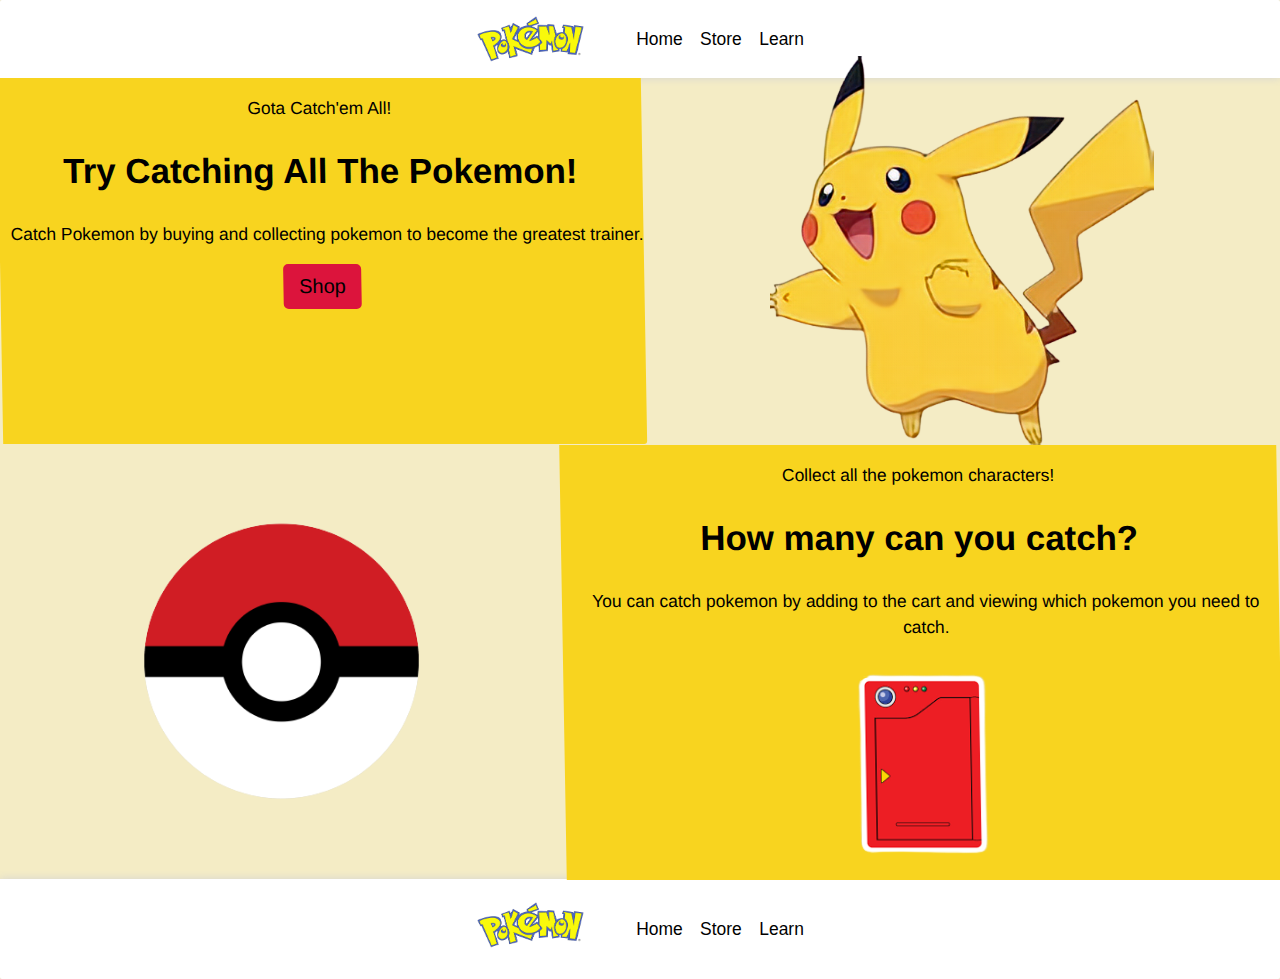
<file: index.html>
<!DOCTYPE html>
<html lang="en">
    <head>
        <meta charset="UTF-8">
        <meta name="viewport" content="width=device-width, initial-scale=1.0">
        <title>Pokemon Store</title>
        <link rel="stylesheet" href="styles.css"> 
    </head>
    <body>
        <header class="page-nav">
            <img src="./images/logo.png" alt="pokemon logo">
            <nav class="navigation">
                <ul>
                    <li><a href="./index.html">Home</a></li>
                    <li><a href="./store.html">Store</a></li>
                    <li><a href="learn.html">Learn</a></li>
                </ul>
            </nav>
        </header>
        <main>
            <!-- Image 2-->
            <div class="main__container main--pokemon animate--start">
                <div class="main__item main__item--left">
                  <div class="main__content">
                    <p class="text--sub">Gota Catch'em All!</p>
                    <h1 class="text--big">Try Catching <span>All The Pokemon!</span></h1>
                    <p class="text--normal">Catch Pokemon by buying and collecting pokemon to become the greatest trainer.</p>
                    <button><a class="store-link" href="./store.html">Shop</a></button>
                  </div>
                </div>
                <div class="main__item main__item--right"></div>
                <img class="pokemon__img" src="./images/background.png" >
            </div>
            <!------------------------------->
            <div class="main__container main--pokemon animate--start">
                <div class="main__item main__item--right"></div>
                <img class="second__img" src="./images/game.png" />
                <div class="main__item main__item--left">
                    <div class="main__content">
                      <p class="text--sub">Collect all the pokemon characters!</p>
                      <h1 class="text--big">How many can you catch?</h1>
                      <p class="text--normal">You can catch pokemon by adding to the cart and viewing which pokemon you need to catch.</p>
                      <img class="pokedex__img" src="./images/pokedex-background.png" >
                    </div>
                  </div>
            </div>
            <!--Image 3-->
        </main>
        <!--Footer-->
        <footer class="footer-nav">
            <h3 class="footer-header"><img src="./images/logo.png"></h3>
            <nav>
                <ul>
                    <li><a href="./index.html">Home</a></li>
                    <li><a href="./store.html">Store</a></li>
                    <li><a href="learn.html">Learn</a></li>
                </ul>
            </nav>
        </footer>
        <script src="scripts.js" type="module"></script>
    </body>
</html>
</file>
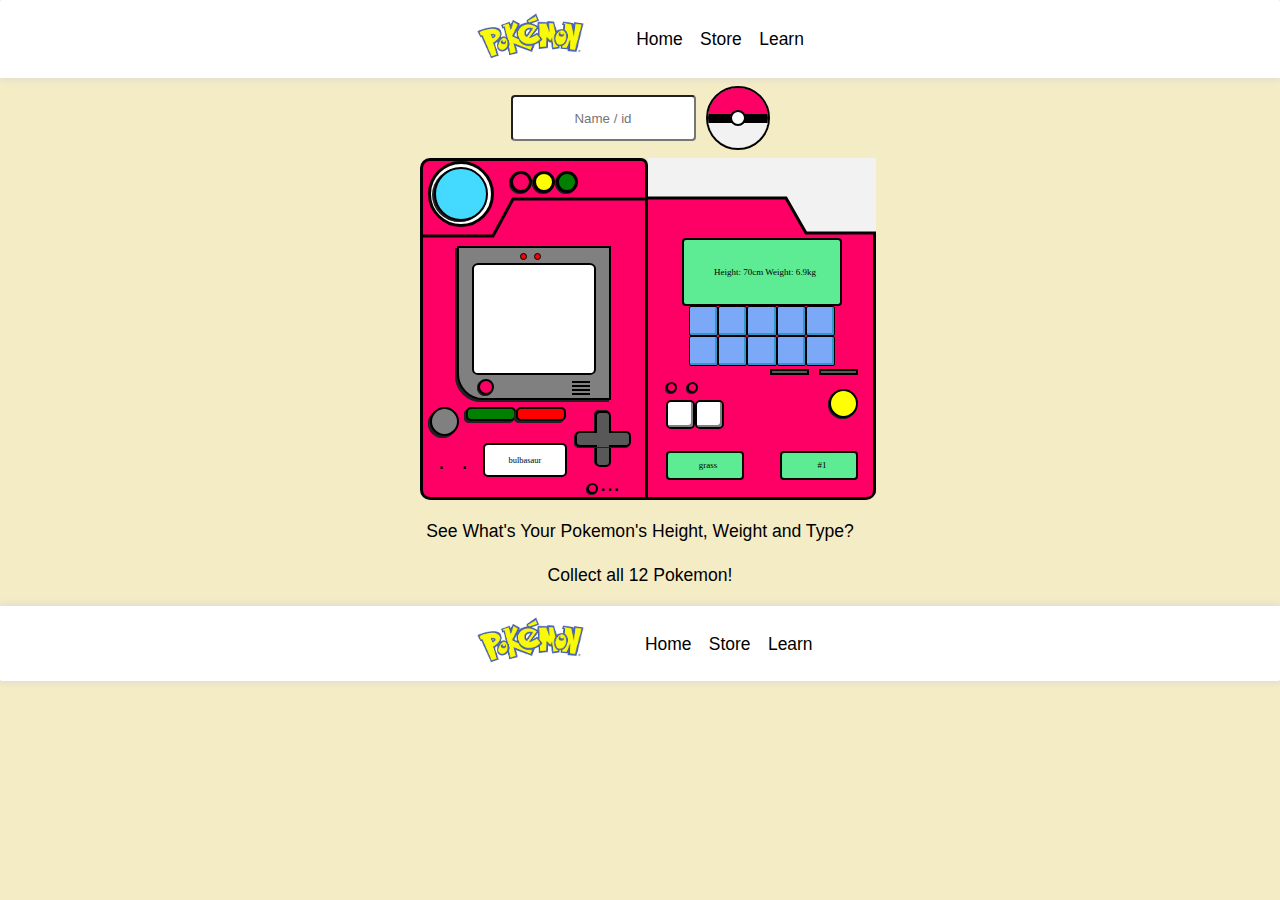
<file: learn.html>
<!DOCTYPE html>
<html lang="en">
<head>
    <meta charset="UTF-8">
    <meta name="viewport" content="width=device-width, initial-scale=1.0">
    <title>Pokemon Shop</title>
    <link rel="stylesheet" href="styles.css">
</head>
<body>
    <header class="page-nav">
        <a href="index.html"><img src="./images/logo.png"></a>
        <nav class="navigation">
            <ul>
                <li><a href="./index.html">Home</a></li>
                <li><a href="./store.html">Store</a></li>
                <li><a href="./cart.html">Learn</a></li>
            </ul>
        </nav>
    </header>
    <!--Main Content-->
    <body> 
        <div class="search-container">
          <input id="name-input" type="text" placeholder="Name / id" />
    
          <div id="search-btn" class="ball-container">
            <div class="upper-half-ball"></div>
            <div class="bottom-half-ball"></div>
            <div class="center-ball"></div>
            <div class="center-line"></div>
          </div>
        </div>
    
        <div id="pokedex">
          <!-- Left Panel -->
          <div id="left-panel">
            <!-- Top lights -->
            <div class="left-top-container">
              <svg height="100" width="225" class="left-svg">
                <polyline
                  points="0,75 70,75 90,38 224,38"
                  style="fill: none; stroke: black; stroke-width: 3"
                />
              </svg>
              <div class="lights-container">
                <div class="big-light-boarder">
                  <div class="big-light blue">
                    <div class="big-dot light-blue"></div>
                  </div>
                </div>
                <div class="small-lights-container">
                  <div class="small-light red">
                    <div class="dot light-red"></div>
                  </div>
                  <div class="small-light yellow">
                    <div class="dot light-yellow"></div>
                  </div>
                  <div class="small-light green">
                    <div class="dot light-green"></div>
                  </div>
                </div>
              </div>
            </div>
            <!-- Center Screen -->
            <div class="screen-container">
              <div class="screen">
                <div class="top-screen-lights">
                  <div class="mini-light red"></div>
                  <div class="mini-light red"></div>
                </div>
                <div id="main-screen"></div>
                <div class="bottom-screen-lights">
                  <div class="small-light red">
                    <div class="dot light-red"></div>
                  </div>
                  <div class="burger">
                    <div class="line"></div>
                    <div class="line"></div>
                    <div class="line"></div>
                    <div class="line"></div>
                  </div>
                </div>
              </div>
            </div>
            <!-- Bottom Buttons -->
            <div class="buttons-container">
              <div class="upper-buttons-container">
                <div class="big-button"></div>
                <div class="long-buttons-container">
                  <div class="long-button red"></div>
                  <div class="long-button light-blue"></div>
                </div>
              </div>
              <div class="nav-buttons-container">
                <div class="dots-container">
                  <div>.</div>
                  <div>.</div>
                </div>
                <div class="green-screen">
                  <span id="name-screen">bulbasaur</span>
                </div>
                <div class="right-nav-container">
                  <div class="nav-button">
                    <div class="nav-center-circle"></div>
                    <div class="nav-button-vertical"></div>
                    <div class="nav-button-horizontal">
                      <div class="border-top"></div>
                      <div class="border-bottom"></div>
                    </div>
                  </div>
                  <div class="bottom-right-nav-container">
                    <div class="small-light red">
                      <div class="dot light-red"></div>
                    </div>
                    <div class="dots-container">
                      <div class="black-dot">.</div>
                      <div class="black-dot">.</div>
                      <div class="black-dot">.</div>
                    </div>
                  </div>
                </div>
              </div>
            </div>
          </div>
          <!-- End of Left panel -->
    
          <!-- Right-panel -->
          <div id="right-panel">
            <!-- Blank container -->
            <div class="empty-container">
              <svg height="100%" width="100%">
                <polyline
                  points="0,0 0,40 138,40 158,75 250,75 250,0 0,0"
                  style="fill: #f2f2f2; stroke: none; stroke-width: 3"
                />
                <polyline
                  points="0,40 138,40 158,75 250,75"
                  style="fill: none; stroke: black; stroke-width: 3"
                />
              </svg>
            </div>
            <!-- Top screen -->
            <div class="top-screen-container">
              <div id="about-screen" class="right-panel-screen">
                Height: 70cm Weight: 6.9kg
              </div>
            </div>
            <!-- Blue Buttons -->
            <div class="square-buttons-container">
              <div class="blue-squares-container">
                <div class="blue-square"></div>
                <div class="blue-square"></div>
                <div class="blue-square"></div>
                <div class="blue-square"></div>
                <div class="blue-square"></div>
                <div class="blue-square"></div>
                <div class="blue-square"></div>
                <div class="blue-square"></div>
                <div class="blue-square"></div>
                <div class="blue-square"></div>
              </div>
            </div>
            <!-- Center Buttons -->
            <div class="center-buttons-container">
              <div class="center-left-container">
                <div class="small-reds-container">
                  <div class="small-light red">
                    <div class="dot light-red"></div>
                  </div>
                  <div class="small-light red">
                    <div class="dot light-red"></div>
                  </div>
                </div>
                <div class="white-squares-container">
                  <div class="white-square"></div>
                  <div class="white-square"></div>
                </div>
              </div>
              <div class="center-right-container">
                <div class="thin-buttons-container">
                  <div class="thin-button"></div>
                  <div class="thin-button"></div>
                </div>
                <div class="yellow-button yellow">
                  <div class="big-dot light-yellow"></div>
                </div>
              </div>
            </div>
            <!-- Bottom screens -->
            <div class="bottom-screens-container">
              <div id="type-screen" class="right-panel-screen">grass</div>
              <div id="id-screen" class="right-panel-screen">#1</div>
            </div>
          </div>
        </div>
        <p class="desc">See What's Your Pokemon's Height, Weight and Type?</p>
        <p class="desc">Collect all 12 Pokemon!</p>
        <script src="scripts.js"></script>
      </body>
    <!--Footer-->
    <footer class="footer-nav">
      <a href="index.html"><img src="./images/logo.png"></a>
        <nav>
            <ul>
                <li><a href="./index.html">Home</a></li>
                <li><a href="./store.html">Store</a></li>
                <li><a href="./learn.html">Learn</a></li>
            </ul>
        </nav>
    </footer>
    <script src="pokemon.js"></script>
</body>
</html>
</file>
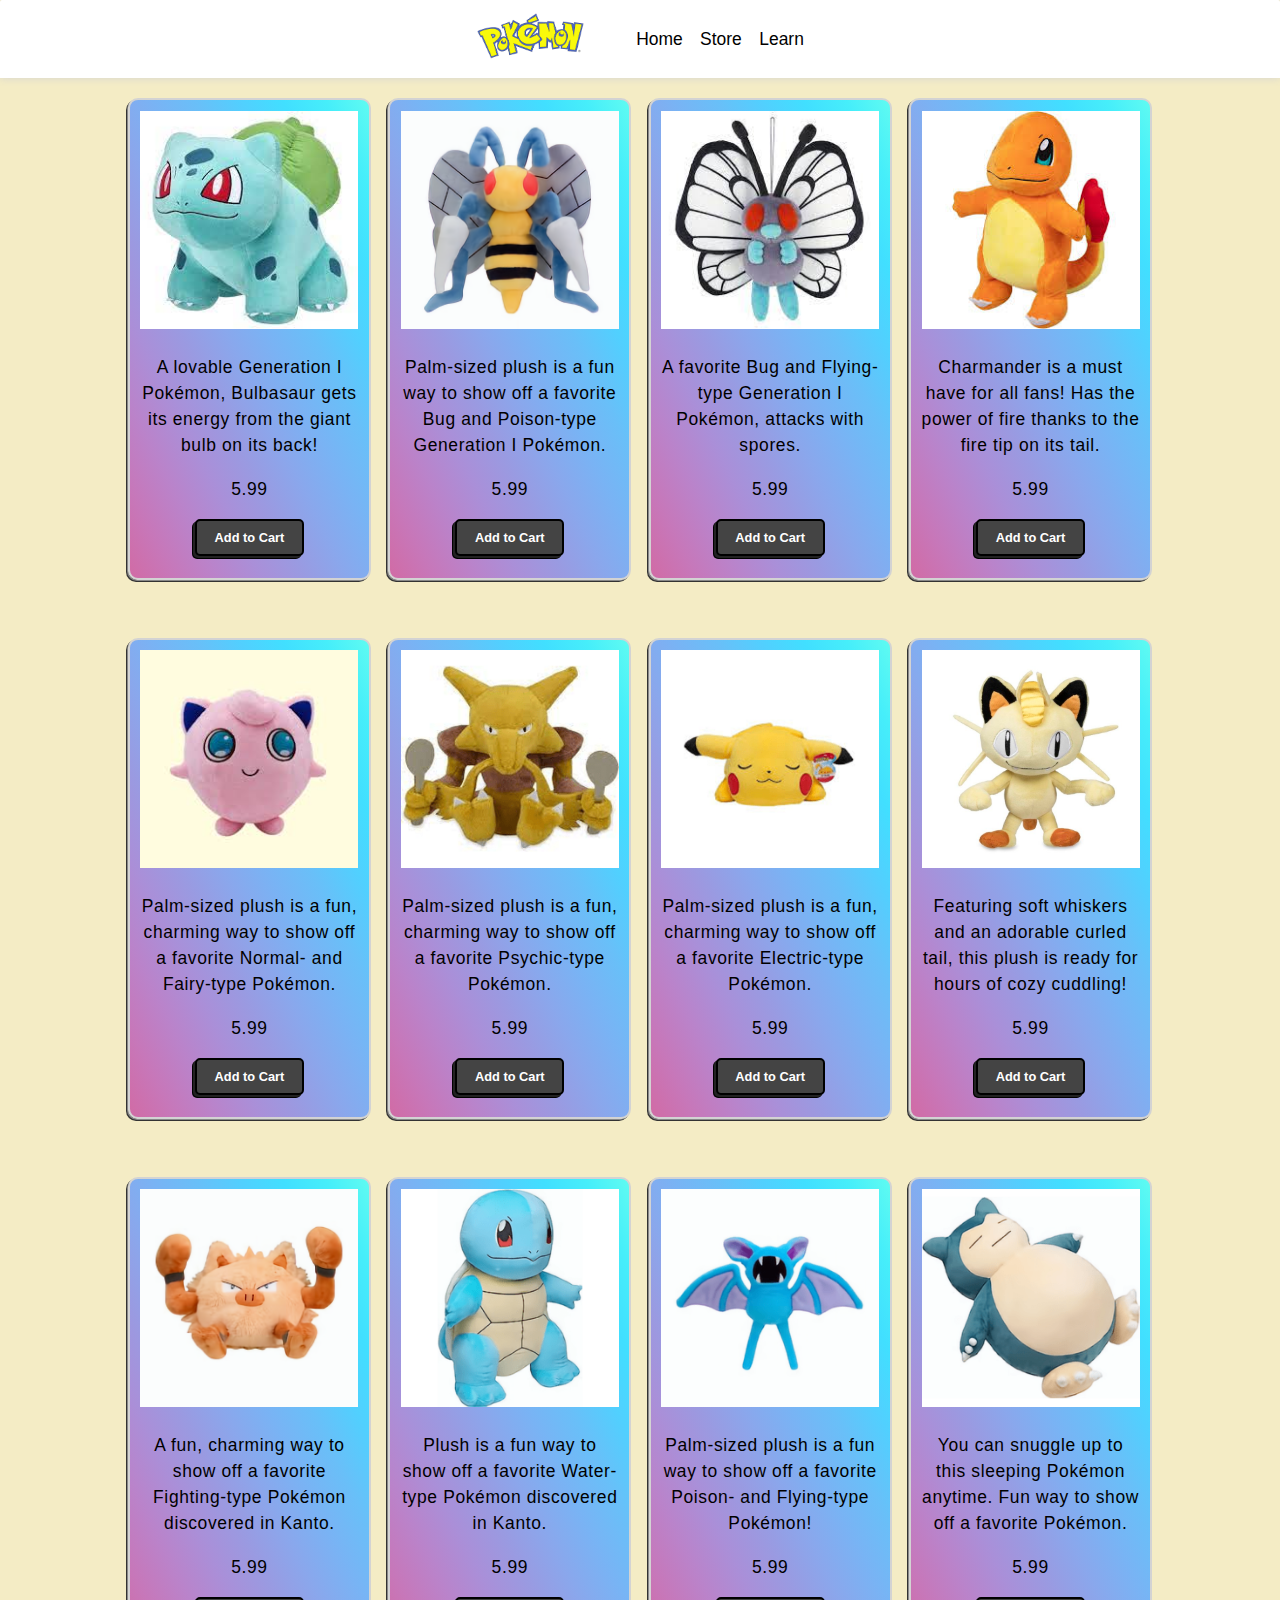
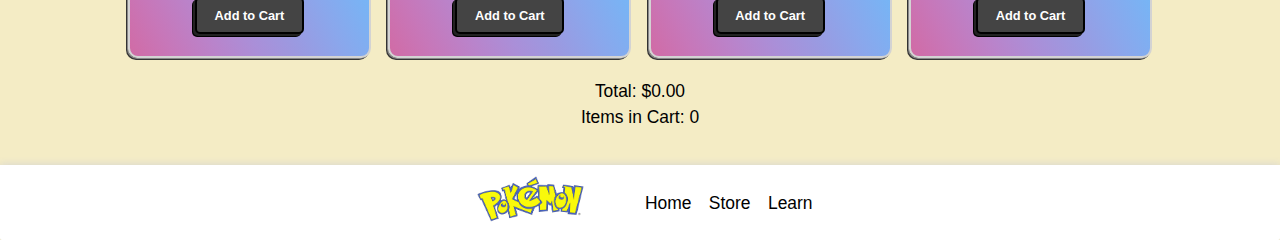
<file: store.html>
<!DOCTYPE html>
<html lang="en">
<head>
    <meta charset="UTF-8">
    <meta name="viewport" content="width=device-width, initial-scale=1.0">
    <title>Pokemon Store</title>
    <link rel="stylesheet" href="styles.css"> 
</head>
<body>
    <header class="page-nav">
        <a href="index.html"><img src="./images/logo.png"></a>
        <nav class="navigation">
            <ul>
                <li><a href="./index.html">Home</a></li>
                <li><a href="./store.html">Store</a></li>
                <li><a href="./learn.html">Learn</a></li>
            </ul>
        </nav>
    </header>
    <main>
        <div class="items" id="items">
            <!--Display pokemon here-->
        </div>
    </main>
    <form id="add-form">
        <!--<label>Name: <input id="item-name" type="text" placeholder="Item Name"></label>-->
        <!--<label>Price: <input id="item-price" type="number" step="0.01"></label>-->
        <!--<button type="submit">Add Item</button>-->
    </form>
    <!--Total-->
    <div class="cart-form">
        <div id="cart-total">
            <h4><!-- cart total --></h4>
        </div>
         <!--Display qty-->
         <div id="cart-qty">
            <!-- cart qty here -->
        </div>
        <!---Items-->
        <ul id="item-list">
            <!--Cart Items-->   
        </ul> 
    </div>
    <footer class="footer-nav">
        <a href="index.html"><img src="./images/logo.png"></a>
        <nav>
            <ul>
                <li><a href="./index.html">Home</a></li>
                <li><a href="./store.html">Store</a></li>
                <li><a href="./learn.html">Learn</a></li>
            </ul>
        </nav>
    </footer>
    <script src="scripts.js" type="module"></script>
</body>
</html>
</file>
<file: styles.css>
body {
   font-family: 'Carter One', sans-serif;
   font-size: 1.09rem;
   line-height: 1.5;
   margin: 0;
   padding: 0;
   box-sizing: border-box;
   background-color: #f4ecc5;
   overflow-x: hidden;
}

/*******************************/
/*Navigation Bar */
.page-nav {
   display: flex;
   flex-direction: row;
   justify-content: center; /* can center items */
   align-items: center;
   color: black;
   background-color: #fff;
   box-shadow: 0 0 9px 0 lightgray;
   border-top-right-radius: 2px;
   border-top-left-radius: 2px;
}

.navigation ul {
   display: flex;
   flex-direction: row;
   justify-content: space-between;
   list-style: none;
}

.navigation a {
   display: block;
   text-decoration: none;
   padding: 0.5em;
   color: black;
}

.navigation a:hover {
   text-decoration: underline;
}

img {
   width: 120px;
   height: 50px;
}

/*******************************/
/* Main Section, index.html */
/* Content below navbar*/
.main--pokemon .main__item--left {
	background: #f8d41f;
   border-bottom-right-radius: 3px;
   transform: skew(1deg);
}

.main--pokemon .flex__item--right {
	background: #f4ecc5;
   border-top-left-radius: 3px;
}

.flex__content {
	margin-left: 80px;
	width: 55%;
	opacity: 1;
}

/* Images below navbar */
.pokemon__img {
   margin: -22px auto -1px;
   width: 30%;
   height: 30%;
}

.second__img {
   width: 44%;
   height: auto;
   object-fit: contain;
}

.pokedex__img {
   width: 30%;
   height: 30%;
}

.main__container {
   display: flex;
   flex-direction: row;
   justify-content: space-between;
}

/* Text below heading */
.text--normal {
   text-align: center;
   margin-left: 11px;
}

/*******************************/
/* Shop Button Inside of the main tag */
main button {
   background-color: rgb(220,20,60);
   border: none;
   border-radius: 5px;
   font-size: 1.25rem;
}

/* main tag is parent element */
main {
   text-align: center;
}

main button:hover {
   background-color: rgb(238, 23, 66);
}

/* Anchor Tag */
.store-link {
   display: block;
   text-decoration: none;
   padding: 0.5em;
   color: black;
}

/*******************************/
/* Cart Form */
.cart-form {
   text-align: center;
}

.add-one {
   background-color: lightgreen;
   border: none;
   border-radius: 5px;
   font-size: 0.90rem;
}

.remove-one {
   background-color: red;
   border: none;
   border-radius: 5px;
}

/*******************************/
/* Footer */
.footer-nav {
   display: flex;
   flex-direction: row;
   justify-content: center; /* can center items */
   align-items: center;
   color: black;
   background-color: #fff;
   box-shadow: 0 0 8px 0 lightgray;
   border-bottom-left-radius: 2px;
   border-bottom-right-radius: 2px;
}

.footer-header {
   color: black;
}

.footer-nav ul {
   display: flex;
   flex-direction: row;
   justify-content: center;
   list-style: none;
}

.footer-nav a:hover {
   text-decoration: underline;
}

.footer-nav a {
   text-decoration: none;
   padding: 0.5em;
   color:black;
}

/*******************************/
/* Shopping Items */
.items {
   width: 80%;
   margin: auto;
   display: grid;
   grid-template-columns: repeat(4, 1fr);
   gap: 1em;
   scroll-behavior: smooth;
}

.items img {
   width: 100%;
   height: auto;
}

.item {
   border: 2px solid lightgrey;
   margin: 20px auto;
   border-radius: 10px;
   background-size: cover;
   padding: .60em;
   letter-spacing: 0.04rem;
   box-shadow: -1px 1px 0 #888, -2px 2px 0 #333;
   background-image: linear-gradient(to right top, #d16ba5, #c777b9, #ba83ca, #aa8fd8, #9a9ae1, #8aa7ec, #79b3f4, #69bff8, #52cffe, #41dfff, #46eefa, #5ffbf1);
}

.item img {
   max-width: 100%;
}

.item button {
   font-size: .80rem;
   background-color: rgb(220,20,60);
   border-radius: 5px;
   padding: 0.4em;
   margin-bottom: 12px;
   width: 50%;
   padding: 4%;
   border: 2px solid #000;
   font-weight: 600;
   color: #fff;
   background-color: #444;
   box-shadow: -2px 2px 0 #222, -3px 3px 0 #000;
}

#item-list {
   list-style: none;
}

/**********************/
/* Paragraph Tag below pokdex */
.desc {
   text-align: center;
   font-size: 1.1rem;
}

/**********************/
/* Pokedex Container Styling */
.container-box {
   width: 500px;
   height: 500px;
   margin: 20px auto;
   display: flex;
   justify-content: space-evenly;
   /* align-items: center; */
}

/* Pokeball styling */
 .ball-container {
   overflow: hidden;
   width: 60px;
   height: 60px;
   border: 2px solid black;
   border-radius: 50%;
   position: relative;
}

.upper-half-ball {
   position: absolute;
   width: 100%;
   height: 40%;
   background-color: #fe0065;
}

.bottom-half-ball {
   position: absolute;
   bottom: 0;
   width: 100%;
   height: 40%;
   background-color: #f2f2f2;
}

.center-ball {
   background-color: #fff;
   width: 20%;
   height: 20%;
   border: 2px solid black;
   border-radius: 50%;
   position: absolute;
   top: 50%;
   bottom: 50%;
   transform: translate(100%, -50%);
}   

.center-line {
   background-color: black;
   height: 100%;
   width: 100%;
}

/* Pokedex Styling */
.search-container {
   width: 100%;
   height: 80px;
   justify-self: center;
   align-self: center;
   display: flex;
   justify-content: center;
   align-items: center;
}
 
 /* poke-ball */
.ball-container {
   overflow: hidden;
   width: 60px;
   height: 60px;
   border: 2px solid black;
   border-radius: 50%;
   position: relative;
   animation: shake 1.5s ease-in infinite;
   animation-play-state: paused;
}
 
/* Causes pokeball to shake */
 @keyframes shake {
   0% {
     transform: rotate(5deg);
}
   5% {
     transform: rotate(-5deg);
}
   10% {
     transform: rotate(5deg);
}
   15% {
     transform: rotate(-5deg);
}
   20% {
     transform: rotate(5deg);
}
   25% {
     transform: rotate(0deg);
}
   100% {
     transform: rotate(0deg);
}
}
 
.ball-container:hover {
   cursor: pointer;
   animation-play-state: running;
}

.upper-half-ball {
   position: absolute;
   width: 100%;
   height: 42%;
   background-color: #fe0065;
}
 
.bottom-half-ball {
   position: absolute;
   bottom: 0;
   width: 100%;
   height: 42%;
   background-color: #f2f2f2;
}
 
.center-ball {
   background-color: white;
   width: 20%;
   height: 20%;
   border: 2px solid black;
   border-radius: 50%;
   position: absolute;
   top: 50%;
   left: 50%;
   transform: translate(-50%, -50%);
}
 
.center-line {
   background: black;
   height: 100%;
   width: 100%;
}
 
input {
   text-align: center;
   height: 40px;
   border-radius: 4px;
   margin-right: 10px;
}

/* poke-dex */
#pokedex {
   height: 342px;
   width: calc(228px * 2);
   display: flex;
   margin-left: 420px;
   margin-bottom: 12px;
   border-radius: 10px;
}
 
/* LEFT PANEL */
#left-panel {
   background-color: #fe0065;
   box-sizing: border-box;
   height: 100%;
   width: 50%;
   display: grid;
   grid-template-rows: 23% 50% 27%;
   border: solid black 3px;
   border-top-left-radius: 10px;
   border-bottom-left-radius: 10px;
   border-top-right-radius: 7px;
}

/* Top Lights */
.lights-container {
   position: relative;
   display: flex;
   justify-content: start;
   align-items: center;
}
 
.left-svg {
   position: absolute;
   z-index: 5px;
}
 
.big-light-boarder {
   display: flex;
   justify-content: center;
   align-items: center;
   margin-left: 5px;
   height: 60px;
   width: 60px;
   border: solid black;
   border-radius: 50%;
   background-color: white;
}
 
.big-light {
   height: 50px;
   width: 50px;
   border-radius: 50%;
   border: solid black;
   background-color: rgb(68, 218, 255);
   border: 2px solid black;
   background-color: rgb(68, 218, 255);
   box-shadow: -1px 1px 0 #222, -2px 1px 0 #222;
}

.big-dot {
   height: 15px;
   width: 15px;
   position: relative;
   top: 7px;
   left: 10px;
   border-radius: 50%;
}

.yellow {
   background-color: yellow;
   box-shadow: -1px 1px 0 #222, -1px 1px 0 #222;
}

.green {
   box-shadow: -1px 1px 0 #222, -1px 1px 0 #222;
   background-color: green;
}
/****************************/
.small-lights-container {
   margin-left: 15px;
   margin-top: 10px;
   width: 70px;
   height: 100%;
   display: flex;
   align-self: start;
   justify-content: space-around;
}
 
.small-light {
   border: solid black;
   width: 16px;
   height: 16px;
   border-radius: 50%;
}

.dot {
   height: 5px;
   width: 5px;
   position: relative;
   top: 3px;
   left: 3px;
   border-radius: 50%;
}
 
/* Center Screen */ 
.screen-container {
   display: flex;
   justify-content: center;
   align-items: center;
}
 
/* Frame around image */
.screen {
   width: 150px;
   height: 150px;
   border: solid black;
   border-radius: 0 0 0 17%;
   display: grid;
   grid-template-rows: 10% 72% 18%;
   background-color: gray;
   border: 2px solid black;
   background-color: gray;
   box-shadow: -2px 2px 0 #222, -2px 2px 0 #222;
}

.screen:active {
   box-shadow: inset -2px 2px 0 gray;
}
 
.top-screen-lights {
   width: 50%;
   margin-top: 2px;
   display: flex;
   justify-self: center;
   justify-content: center;
   align-items: center;
}
 
.mini-light {
   border: solid black 1px;
   width: 5px;
   height: 5px;
   border-radius: 50%;
   margin-right: 7px;
   background-color: red;
}
 
#main-screen {
   height: 100%;
   width: 80%;
   justify-self: center;
   background-color: #fff;
   border: solid black 2px;
   border-radius: 5%;
   background-image: url(https://assets.pokemon.com/assets/cms2/img/pokedex/full/001.png);
   background-position: center;
   background-repeat: no-repeat;
   background-size: contain;
}
/****************************/
.bottom-screen-lights {
   display: flex;
   margin-top: 5px;
   width: 75%;
   justify-self: center;
   justify-content: space-between;
   align-items: center;
}
 
.bottom-screen-lights .small-light {
   border: solid black 2px;
   width: 12px;
   height: 12px;
   background-color: red;
}
 
.bottom-screen-lights .dot {
   height: 4px;
   width: 4px;
   top: 2.5px;
   left: 2px;
}
/****************************/
.line {
   width: 18px;
   height: 2px;
   background-color: black;
   margin-top: 2px;
}
 
/*Bottom buttons  */
.buttons-container {
   display: grid;
   grid-template-rows: 40% 60%;
}
 
.big-button {
   width: 25px;
   height: 25px;
   border-radius: 50%;
   border: solid 2px black;
   background-color: #585858;
   margin-left: 7px;
}
 
.long-button {
   width: 35px;
   height: 2px;
   border-radius: 50px;
   border: 2px solid black;
}
/****************************/
.green-screen {
   width: 80px;
   height: 30px;
   border-radius: 5px;
   border: 2px solid black;
   border: 2px solid black;
   background-color: #fff;
   display: flex;
   justify-content: center;
   align-items: center;
}
 
#name-screen {
   width: 100%;
   font-family: 'Press Start 2P', cursive;
   text-align: center;
   font-size: 8.5px;
   overflow-wrap: break-word;
}
 
.circle {
   width: 4px;
   height: 4px;
   border-radius: 50%;
   border: 1px solid black;
}
 
.upper-buttons-container {
   display: flex;
   align-items: top;
   justify-content: start;
}
/****************************/
.big-button {
   border: 2px solid black;
   background-color: gray;
   box-shadow: -2px 2px 0 #222, -2px 2px 0 #222;
}

.big-button:active {
   box-shadow: inset -2px 2px 0 gray;
}

.long-buttons-container {
   display: flex;
   width: 100px;
   justify-content: space-around;
   margin-left: 7px;
}
 
/* Green button below screen */
.long-button.red {
   background-color: green;
   padding: 4px;
   width: 40%;
   padding: 4%;
   border: 2px solid black;
   border-radius: 5px;
   background-color: green;
   box-shadow: -2px 2px 0 #222, -2px 2px 0 #222;
}

.long-button.red:active {
   box-shadow: inset -2px 2px 0 green;
}

/* Red button below screen */
.long-button.light-blue {
   background-color: red;
   padding: 4px;
   width: 40%;
   padding: 4%;
   border: 2px solid black;
   border-radius: 5px;
   background-color: red;
   box-shadow: -2px 2px 0 #222, -2px 2px 0 #222;
}

.long-button.light-blue:active {
   box-shadow: inset -2px 2px 0 red;
}

.nav-buttons-container {
   display: grid;
   grid-template-columns: 27% 35% 38%;
}

.dots-container {
   height: 100%;
   width: 50%;
   display: flex;
   justify-self: center;
   justify-content: space-between;
   font-size: x-large;
}
 
.right-nav-container {
   position: relative;
   top: -30px;
   display: flex;
   flex-direction: column;
   justify-content: center;
   align-items: center;
}
 
 .nav-button {
   height: 52px;
   width: 52px;
   display: flex;
   justify-content: center;
   align-items: center;
}
 
/* Cross Button */
.nav-button-vertical {
   position: absolute;
   transform: rotate(90deg);
   background-color: #585858;
   border-radius: 5px;
   height: 12px;
   width: 52px;
   border: 2px solid black;
   box-shadow: -1px 1px 0 #222, -1px 1px 0 #222;
}
 
.nav-button-horizontal {
   position: absolute;
   background-color: #585858;
   border-radius: 5px;
   height: 12px;
   width: 52px;
   border: 2px solid black;
   box-shadow: -1px 1px 0 #222, -1px 1px 0 #222;
}
 
 .nav-center-circle {
   height: 5px;
   width: 5px;
   border-radius: 50%;
   border: solid black 2px;
   z-index: 2px;
}
/****************************/
.border-top {
   border-top: 3.5px solid #585858;
   position: absolute;
   top: -3px;
   left: 20px;
   right: 19.5px;
}

.border-bottom {
   border-top: 3.5px solid #585858;
   position: absolute;
   top: 11px;
   left: 20px;
   right: 19.5px;
}
/****************************/
.bottom-right-nav-container {
   display: flex;
   justify-content: center;
   align-items: center;
   text-align: center;
}
 
.bottom-right-nav-container .dots-container {
   align-items: center;
   justify-content: center;
}
 
.bottom-right-nav-container .small-light {
   border: solid black 2px;
   width: 7px;
   height: 7px;
   margin-right: 3px;
   margin-top: 10px;
}
 
.bottom-right-nav-container .dot {
   height: 2.5px;
   width: 2.5px;
   top: 1.5px;
   left: 1.5px;
}
 
.small-light.red {
   box-shadow: -1px 1px 0 #222, -1px 1px 0 #222;
   background-color: #fe0065;
}

/* RIGHT PANEL */
#right-panel {
   background-color: #fe0065;
   box-sizing: border-box;
   position: relative;
   height: 100%;
   width: 50%;
   display: grid;
   grid-template-rows: 24% repeat(4, 19%);
   border-bottom: solid black 3px;
   border-bottom-right-radius: 10px;
}

#right-panel::before {
   content: '';
   position: absolute;
   left: -3px;
   bottom: 0;
   width: 100%;
   height: 265px;
   border-right: solid black 3px;
   border-bottom-right-radius: 7px;
}

/* top screen */
 .top-screen-container {
   display: flex;
   justify-content: center;
   align-items: center;
}

 .right-panel-screen {
   font-family: 'Press Start 2P', cursive;
   width: 146px;
   height: 64px;
   background-color: #5dec94;
   border: solid black 2px;
   border-radius: 4px;
   font-size: xx-small;
   padding-left: 2px;
   padding-right: 2px;
   display: flex;
   align-items: center;
   justify-content: center;
   text-align: left;
   padding-left: 8px;
   line-height: 2;
}
 
 /* square buttons grid */
.square-buttons-container {
   display: flex;
   justify-content: center;
   align-items: center;
}
 
/****************************/
.blue-squares-container {
   width: 146px;
   height: 60px;
   display: grid;
   grid-template-columns: repeat(5, 1fr);
   grid-template-rows: repeat(2, 1fr);
}

.blue-square {
   border-radius: 2px;
   border: black 1.5px solid;
   background-color: #7ca9f7;
   box-shadow: inset -2px -2px #3298cb;
}
/****************************/
/* center buttons */
.center-buttons-container {
   display: flex;
   justify-content: space-around;
}

.center-left-container {
   display: grid;
}
/****************************/
.small-reds-container {
   display: flex;
   align-items: center;
   justify-content: start;
}

.small-reds-container .small-light {
   border: solid black 2px;
   width: 7px;
   height: 7px;
   margin-right: 10px;
   margin-top: 10px;
}

.small-reds-container .dot {
   height: 2.5px;
   width: 2.5px;
   top: 1px;
   left: 1px;
}
/****************************/
.white-squares-container {
   display: flex;
   align-items: center;
   justify-content: center;
}
 
.white-square {
   width: 25px;
   height: 25px;
   border-radius: 5px;
   border: black 2px solid;
   background-color: #fff;
   box-shadow: inset -2px -2px gray;
}
/****************************/
.center-right-container {
   display: grid;
}

.thin-buttons-container {
   display: flex;
   justify-content: space-between;
}
 
.thin-button {
   width: 35px;
   height: 2px;
   border: 2px solid black;
   background-color: #585858;
   margin-left: 10px;
}
/****************************/
.yellow-button {
   justify-self: end;
   width: 25px;
   height: 25px;
   border-radius: 50%;
   border: solid 2px black;
   margin-left: 7px;
}
 
.yellow-button .big-dot {
   height: 7px;
   width: 7px;
   position: relative;
   top: 3px;
   left: 5px;
   border-radius: 50%;
}
/****************************/
/* bottom screen */
.bottom-screens-container {
   display: flex;
   justify-content: space-around;
   align-items: center;
}
 
.bottom-screens-container .right-panel-screen {
   width: 64px;
   height: 25px;
}
/****************************/
.mention {
   margin-top: 10px;
   width: 150px;
   display: grid;
   text-align: center;
   font-size: x-large;
}
</file>
